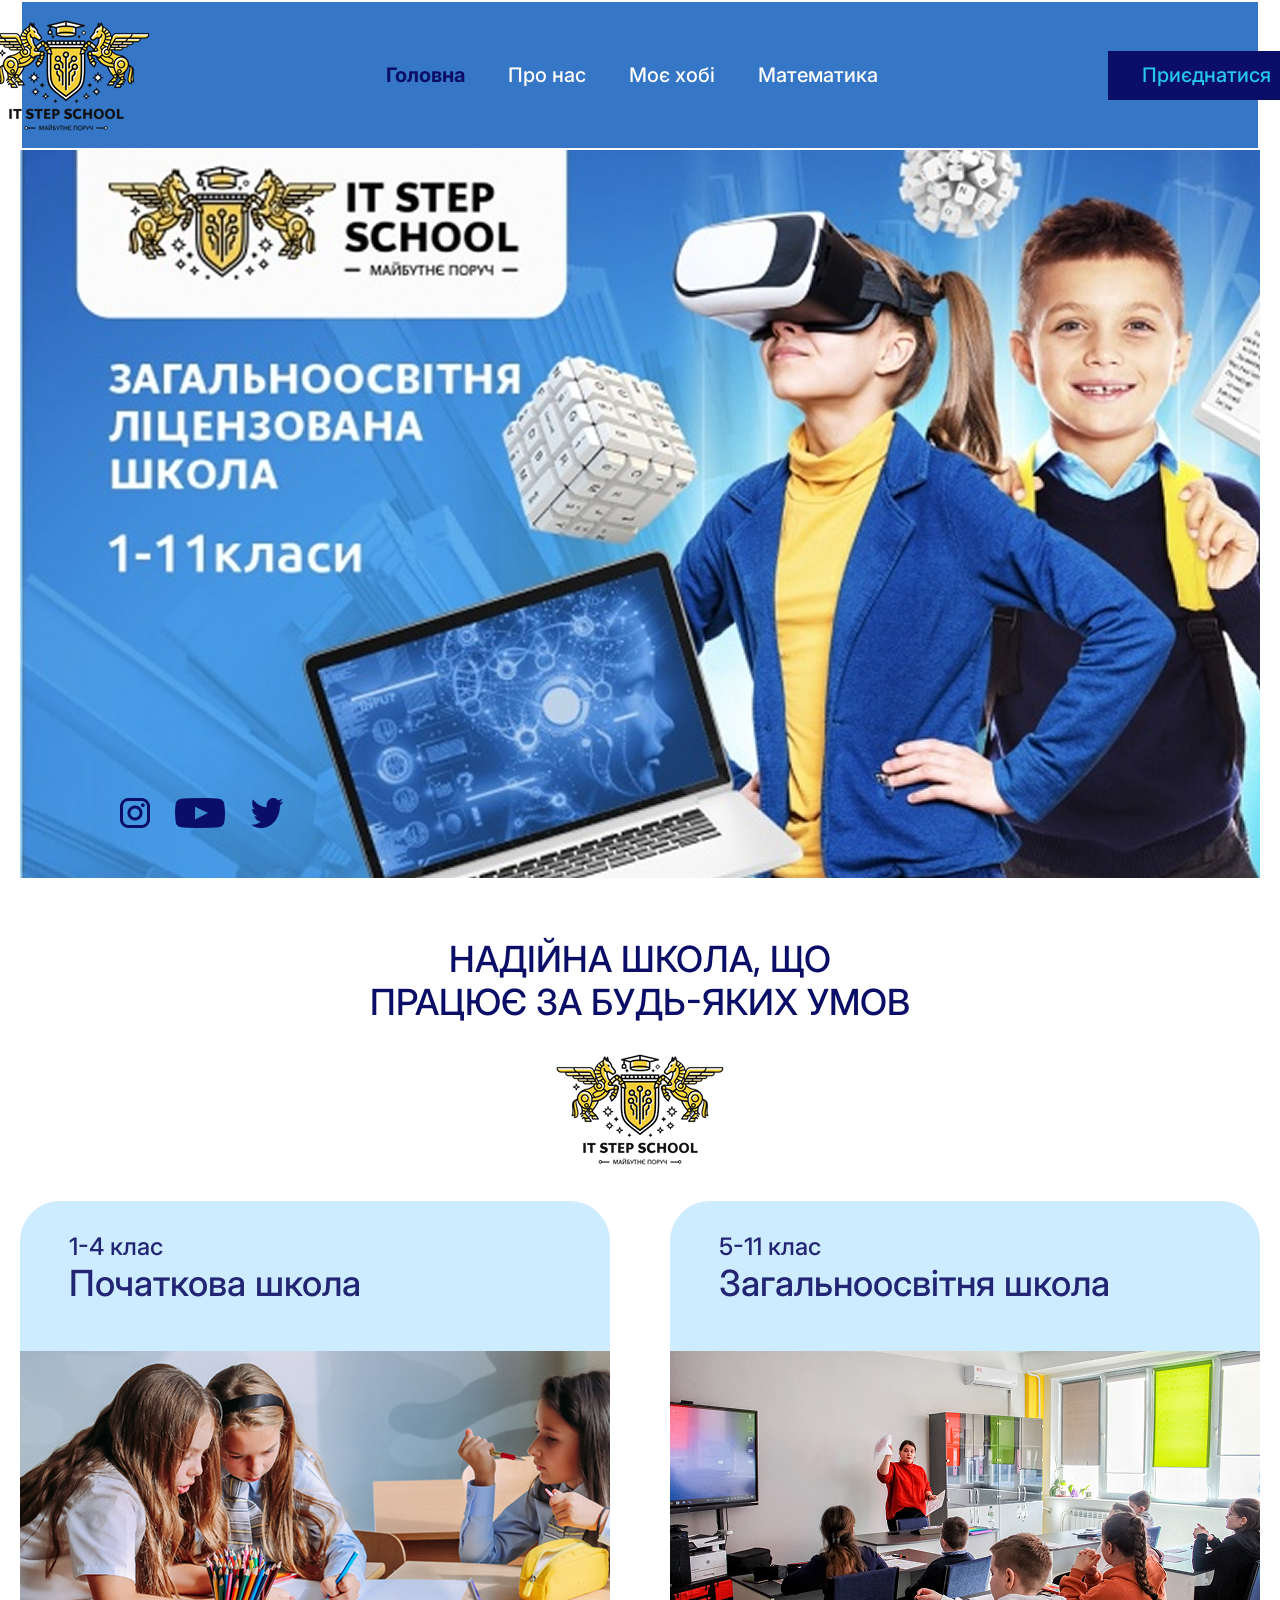
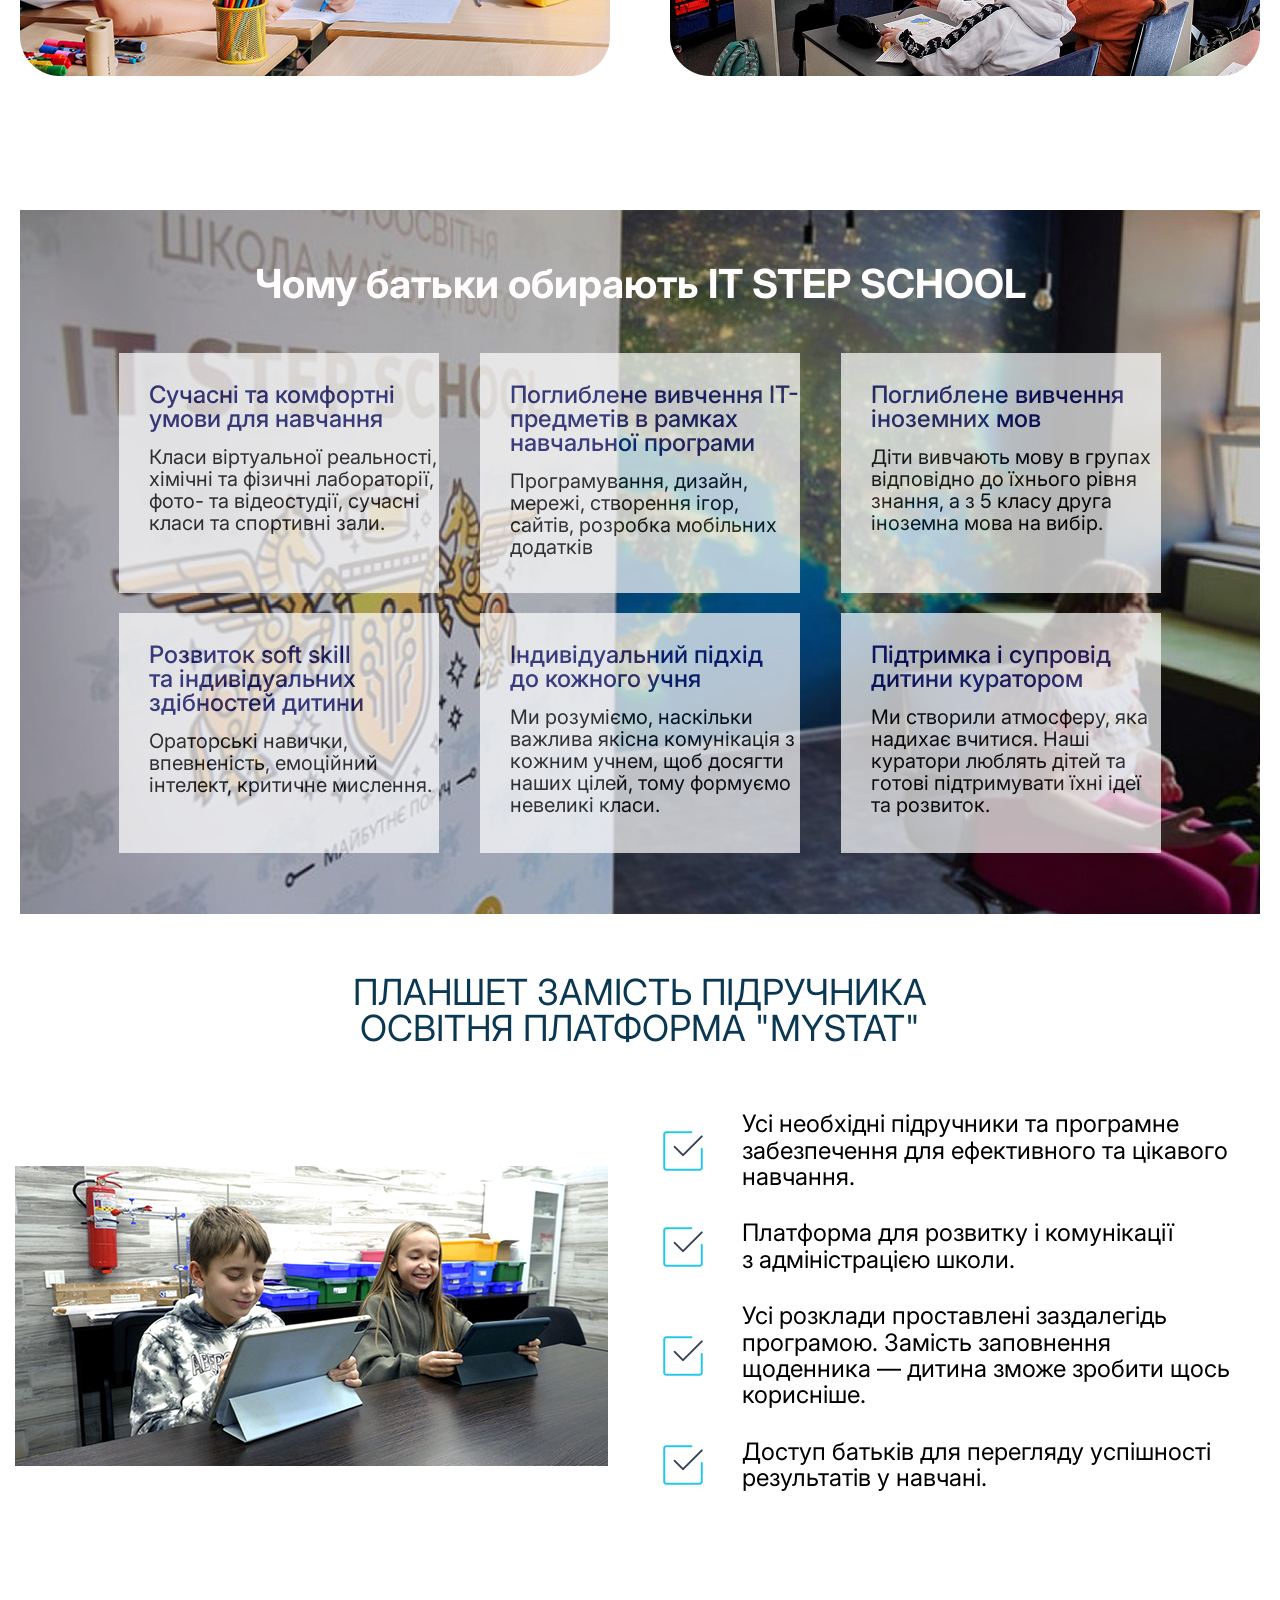
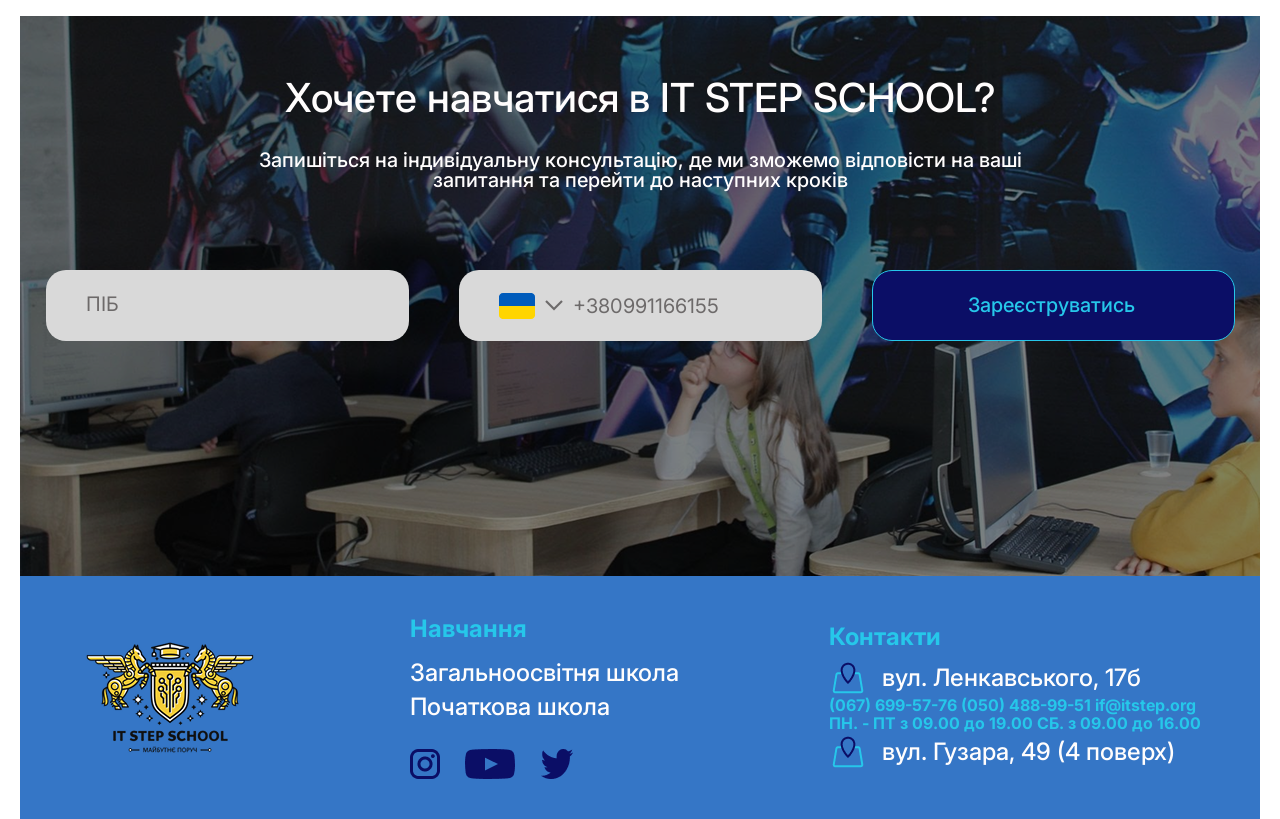
<file: index.html>
<!DOCTYPE html>
<html lang="en">

<head>
    <meta charset="UTF-8">
    <meta name="viewport" content="width=
    , initial-scale=1.0">
    <title>ITSTEP</title>
    <link rel="stylesheet" href="./style.css">
    <link rel="icon" href="./images/images.png">
</head>

<body>
    <header>
        <div class="container">
            <div class="header-wrap flex">
                <div class="header-logo">
                    <img src="./images/лого школи 1.png" alt="header-logo">
                </div>
                <div>
                    <nav>
                        <ul class="header-menu flex">
                            <li class="header-item"><a href="#" class="header-link">Головна</a></li>
                            <li class="header-item"><a href="index1.html" class="header-link">Про нас</a></li>
                            <li class="header-item"><a href="index3.html" class="header-link">Моє хобі</a></li>
                            <li class="header-item"><a href="index2.html" class="header-link">Математика</a></li>
                        </ul>
                    </nav>
                </div>
                <div>
                    <button class="header-btn">Приєднатися</button>
                </div>
            </div>
        </div>
    </header>
    <main>
        <section>
            <div class="container">
                <div class="sec1-wrap">
                    <div class="social flex">
                        <img src="./images/inst 1 (1).png" alt="inst">
                        <img src="./images/youtube 1 (1).png" alt="youtube">
                        <img src="./images/twitter 1 (1).png" alt="twit">
                    </div>
                </div>
            </div>

        </section>
        <section>
            <div class="container">
                <div class="sec2-wrap flex">
                    <h2>Надійна школа, що <br>працює за будь-яких умов</h2>
                    <img src="./images/лого школи 1.png" alt="logo">
                </div>
            </div>
        </section>
        <section>
            <div class="container">
                <div class="sec3-wrap flex">
                    <div>
                        <div class="sec3-text">
                            <h4>1-4 клас</h4>
                            <h2>Початкова школа</h2>
                        </div>
                        <img src="./images/image(3).png" alt="img">

                    </div>
                    <div>
                        <div class="sec3-text">
                            <h4>5-11 клас</h4>
                            <h2>Загальноосвітня школа</h2>
                        </div>
                        <img src="./images/word-image-23.png" alt="img">
                    </div>
                </div>
            </div>
        </section>
        <section>
            <div class="container">
                <div class="sec4-wrap">
                    <h2>Чому батьки обирають IT STEP SCHOOL</h2>
                    <div class="sec4-grid">
                        <div class="card">
                            <h4>Сучасні та комфортні умови для навчання</h4>
                            <p>Класи віртуальної реальності, хімічні та фізичні лабораторії, фото- та відеостудії,
                                сучасні класи та спортивні зали.</p>
                        </div>
                        <div class="card">
                            <h4>Поглиблене вивчення ІТ-предметів в рамках навчальної програми</h4>
                            <p>Програмування, дизайн, мережі, створення ігор, сайтів, розробка мобільних додатків</p>
                        </div>
                        <div class="card">
                            <h4>Поглиблене вивчення іноземних мов</h4>
                            <p>Діти вивчають мову в групах відповідно до їхнього рівня знання, а з 5 класу друга
                                іноземна мова на вибір.</p>
                        </div>
                        <div class="card">
                            <h4>Розвиток soft skill та індивідуальних здібностей дитини
                            </h4>
                            <p>Ораторські навички, впевненість, емоційний інтелект, критичне мислення.</p>
                        </div>
                        <div class="card">
                            <h4>Індивідуальний підхід до кожного учня
                            </h4>
                            <p>Ми розуміємо, наскільки важлива якісна комунікація з кожним учнем, щоб досягти наших
                                цілей, тому формуємо невеликі класи.</p>
                        </div>
                        <div class="card">
                            <h4>Підтримка і супровід дитини куратором</h4>
                            <p>Ми створили атмосферу, яка надихає вчитися. Наші куратори люблять дітей та готові
                                підтримувати їхні ідеї та розвиток.</p>
                        </div>

                    </div>
                </div>
            </div>
        </section>
        <section>
            <div class="container">
                <div class="sec5-wrap">
                    <h2>Планшет замість підручника <br> Освітня платформа "MyStat"</h2>
                    <div class="sec5-content flex">
                        <img src="./images/mystat.png" alt="mystat">
                        <div class="sec5-info">
                            <div class="flex ">
                                <img src="./images/Group 57.png" alt="group">
                                <p>Усі необхідні підручники та програмне забезпечення для ефективного та цікавого
                                    навчання.</p>
                            </div>
                            <div class="flex">
                                <img src="./images/Group 57.png" alt="group">
                                <p>Платформа для розвитку і комунікації з адміністрацією школи.</p>
                            </div>
                            <div class="flex">
                                <img src="./images/Group 57.png" alt="group">
                                <p>Усі розклади проставлені заздалегідь програмою. Замість заповнення щоденника — дитина
                                    зможе зробити щось корисніше.</p>
                            </div>
                            <div class="flex">
                                <img src="./images/Group 57.png" alt="group">
                                <p>Доступ батьків для перегляду успішності результатів у навчані.
                                </p>
                            </div>
                        </div>
                    </div>
                </div>
            </div>
        </section>
        <section>
            <div class="container">
                <div class="sec6-wrap">
                    <h2>Хочете навчатися в IT STEP SCHOOL?</h2>
                    <p class="sec6-text">Запишіться на індивідуальну консультацію, де ми зможемо відповісти на ваші
                        <br>запитання та перейти
                        до наступних кроків
                    </p>
                    <div class="sec6-input flex">
                        <div class="sec6-input-div">
                            <p>ПІБ</p>
                        </div>
                        <div class="sec6-input-div">
                            <img src="./images/Group 61.png" alt="prapor">
                            <img src="./images/Vector 1.png" alt="vector">
                            <p>+380991166155</p>
                        </div>
                        <div class="sec6-input-div">
                            <p>Зареєструватись</p>
                        </div>
                    </div>
                </div>
            </div>
        </section>
    </main>
    <footer>
        <div class="container">
            <div class="footer-wrap flex">
                <div class="footer-logo">
                    <img src="./images/лого школи 1.png" alt="footer-logo">
                </div>
                <div class="footer-text">
                    <h4>Навчання</h4>
                    <p>Загальноосвітня школа</p>
                    <p>Початкова школа</p>
                    <div class="footer-social flex">
                        <img src="./images/inst 1 (1).png" alt="inst">
                        <img src="./images/youtube 1 (1).png" alt="youtube">
                        <img src="./images/twitter 1 (1).png" alt="twit">
                    </div>
                </div>
                <div class="footer-contact">
                    <h4>Контакти</h4>
                    <div class="footer-adress flex">
                        <img src="./images/Group 72.png" alt="contact">
                        <p>вул. Ленкавського, 17б</p>
                    </div>
                    <span>(067) 699-57-76  (050) 488-99-51 if@itstep.org <br>
                        ПН. - ПТ з 09.00 до 19.00 СБ. з 09.00 до 16.00</span>
                    <div class="footer-adress flex">
                        <img src="./images/Group 72.png" alt=" contact">
                        <p>вул. Гузара, 49 (4 поверх)</p>
                    </div>
                </div>
            </div>
        </div>
    </footer>
    <script src="./index.js"></script>
</body>

</html>
</file>
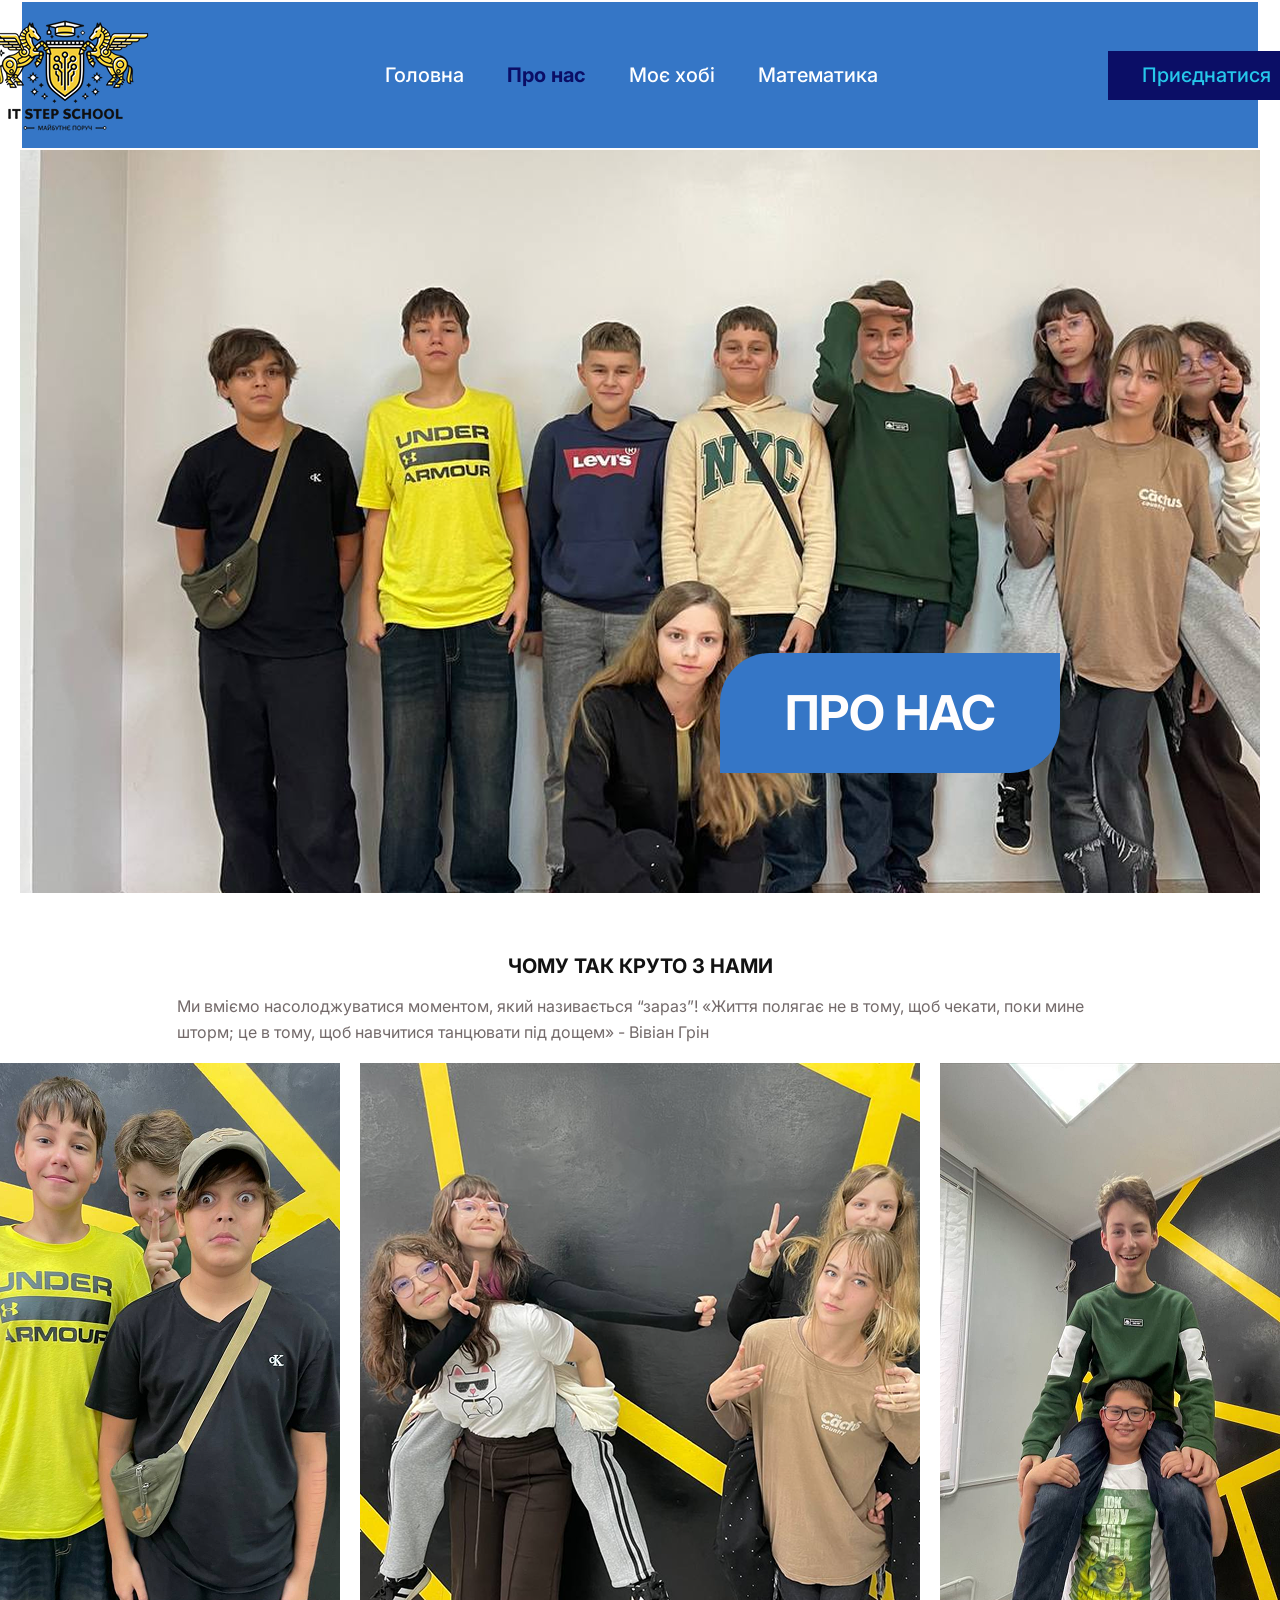
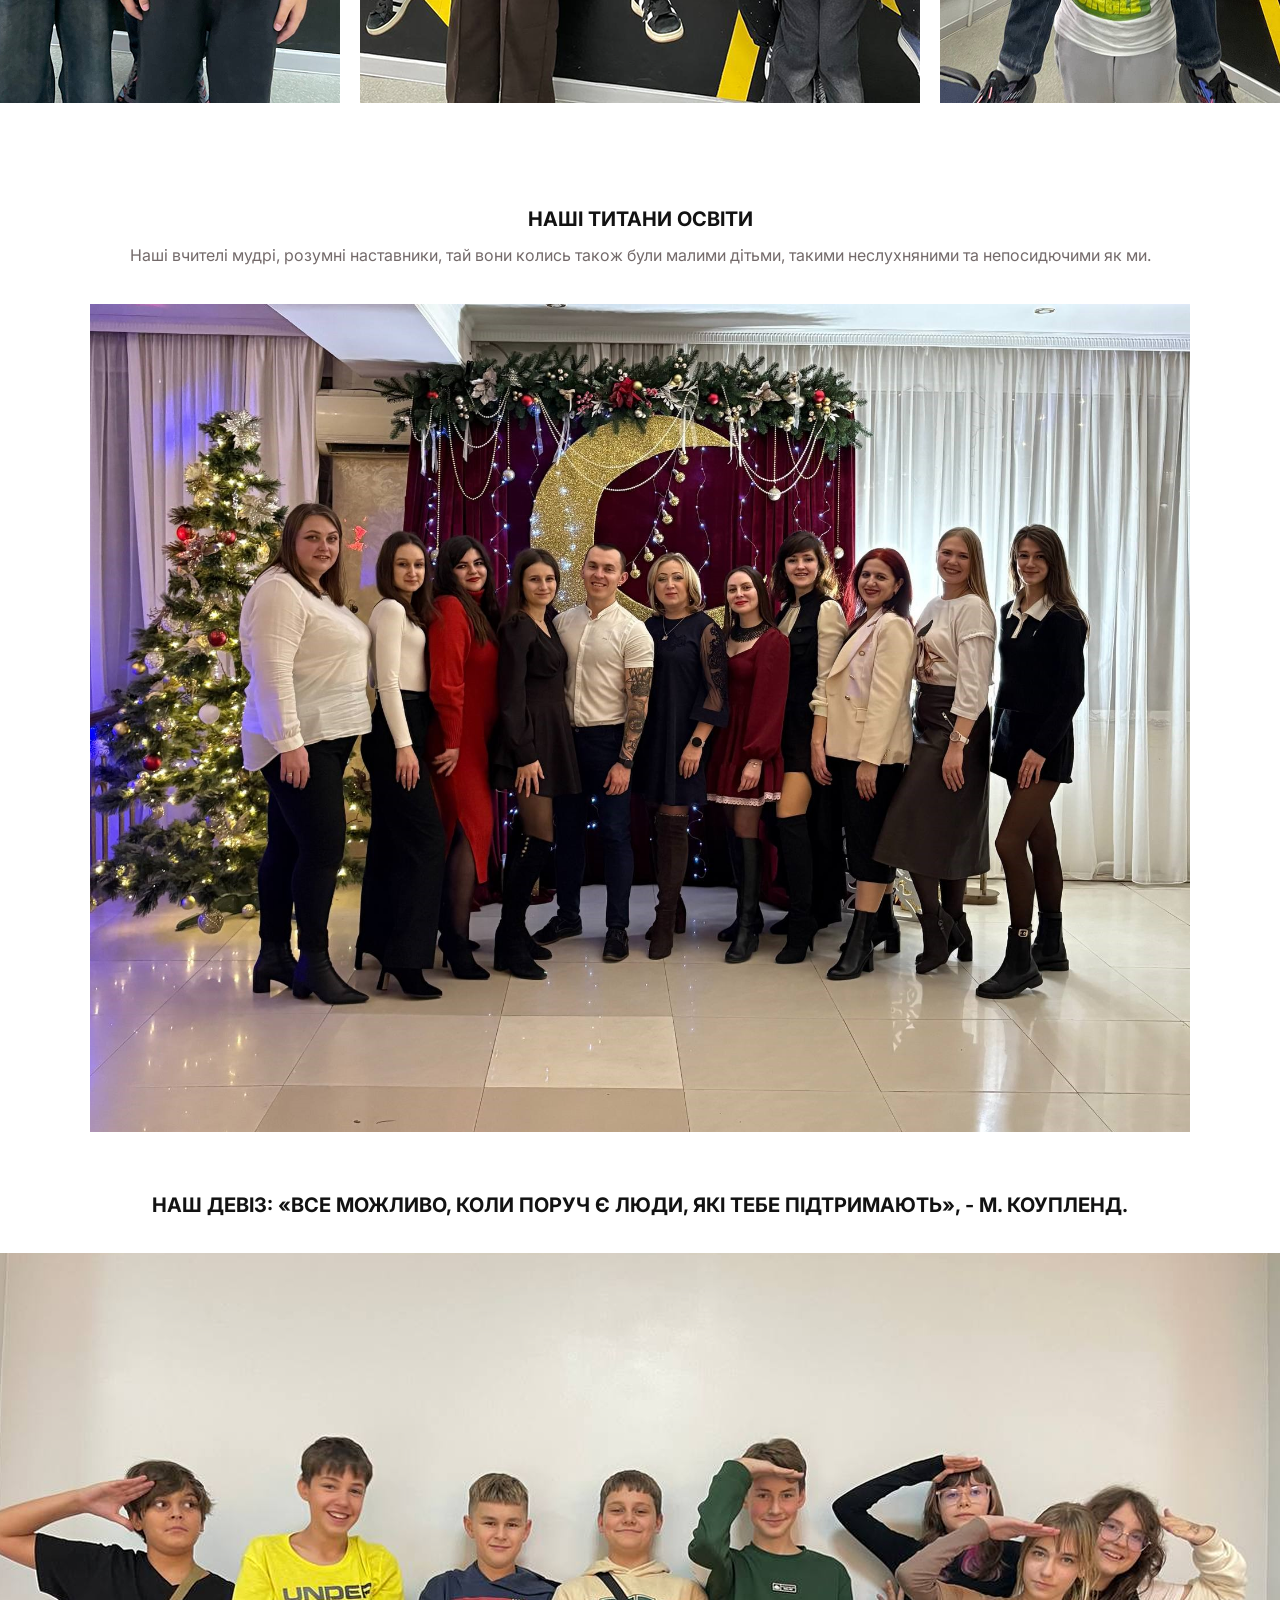
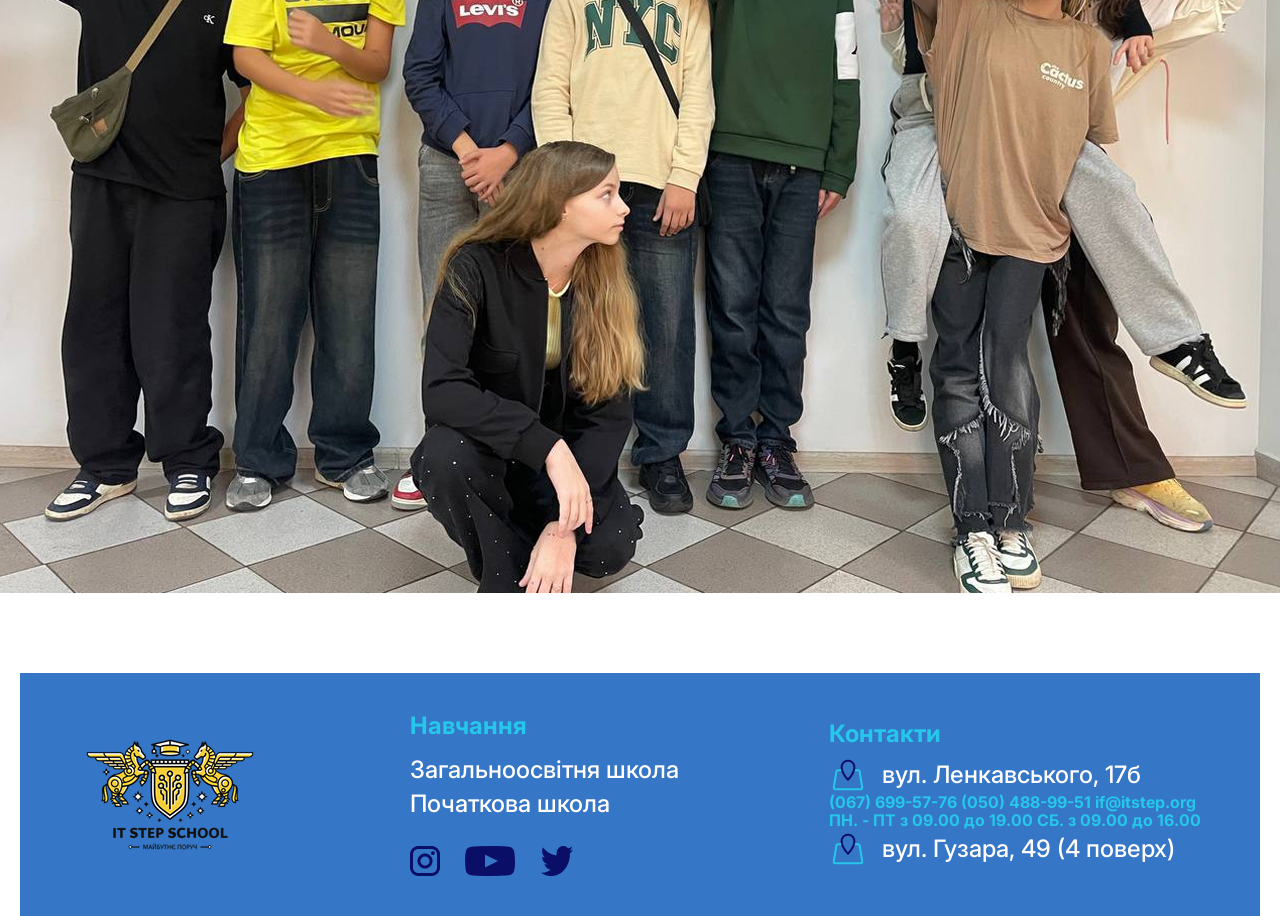
<file: index1.html>
<!DOCTYPE html>
<html lang="en">

<head>
    <meta charset="UTF-8">
    <meta name="viewport" content="width=device-width, initial-scale=1.0">
    <title>ITSTEP</title>
    <link rel="stylesheet" href="./style1.css">
</head>

<body>
    <header>
        <div class="container">
            <div class="header-wrap flex">
                <div class="header-logo">
                    <img src="./images/лого школи 1.png" alt="header-logo">
                </div>
                <div>
                    <nav>
                        <ul class="header-menu flex">
                            <li class="header-item"><a href="index.html" class="header-link">Головна</a></li>
                            <li class="header-item"><a href="#" class="header-link">Про нас</a></li>
                            <li class="header-item"><a href="index3.html" class="header-link">Моє хобі</a></li>

                            <li class="header-item"><a href="index2.html" class="header-link">Математика</a></li>
                        </ul>
                    </nav>
                </div>
                <div>
                    <button class="header-btn">Приєднатися</button>
                </div>
            </div>
        </div>
    </header>
    <main>
        <section>
            <div class="container">
                <div class="sec1-wrap">
                    <button class="sec1-btn">Про нас</button>
                </div>
            </div>
        </section>
        <section>
            <div class="container">
                <div class="sec2-wrap flex">
                    <h2>Чому так круто з нами</h2>
                    <p>Ми вміємо насолоджуватися моментом, який називається “зараз”! «Життя полягає не в тому, щоб
                        чекати, поки мине шторм; це в тому, щоб навчитися танцювати під дощем» - Вівіан Грін</p>
                    <div class="sec2-photo flex">
                        <img src="./images/photo_2024-11-26_20-44-37.png" alt="photo1">
                        <img src="./images/photo_2024-11-26_20-44-37 (1).png" alt="photo2">
                        <img src="./images/photo_2024-11-26_20-44-37 (2).png" alt="photo3">
                    </div>
                </div>
            </div>
        </section>
        <section>
            <div class="container">
                <div class="sec3-wrap flex">
                    <h2>НАШі титани освіти</h2>
                    <p>Наші вчителі мудрі, розумні наставники, тай вони колись також були малими дітьми, такими
                        неслухняними та непосидючими як ми.</p>
                    <img src="./images/teachers.jpg" alt="teacher" width="1100px">
                </div>
            </div>
        </section>
        <section>
            <div class="container">
                <div class="sec4-wrap flex">
                    <h2>Наш девіз: «Все можливо, коли поруч є люди, які тебе підтримають», - М. Коупленд.</h2>
                    <img src="./images/photo_2024-11-26_20-45-03.png" alt="class">
                </div>
            </div>
        </section>
    </main>
    <footer>
        <div class="container">
            <div class="footer-wrap flex">
                <div class="footer-logo">
                    <img src="./images/лого школи 1.png" alt="footer-logo">
                </div>
                <div class="footer-text">
                    <h4>Навчання</h4>
                    <p>Загальноосвітня школа</p>
                    <p>Початкова школа</p>
                    <div class="footer-social flex">
                        <img src="./images/inst 1 (1).png" alt="inst">
                        <img src="./images/youtube 1 (1).png" alt="youtube">
                        <img src="./images/twitter 1 (1).png" alt="twit">
                    </div>
                </div>
                <div class="footer-contact">
                    <h4>Контакти</h4>
                    <div class="footer-adress flex">
                        <img src="./images/Group 72.png" alt="contact">
                        <p>вул. Ленкавського, 17б</p>
                    </div>
                    <span>(067) 699-57-76  (050) 488-99-51 if@itstep.org <br>
                        ПН. - ПТ з 09.00 до 19.00 СБ. з 09.00 до 16.00</span>
                    <div class="footer-adress flex">
                        <img src="./images/Group 72.png" alt=" contact">
                        <p>вул. Гузара, 49 (4 поверх)</p>
                    </div>
                </div>
            </div>
        </div>
    </footer>
</body>

</html>
</file>
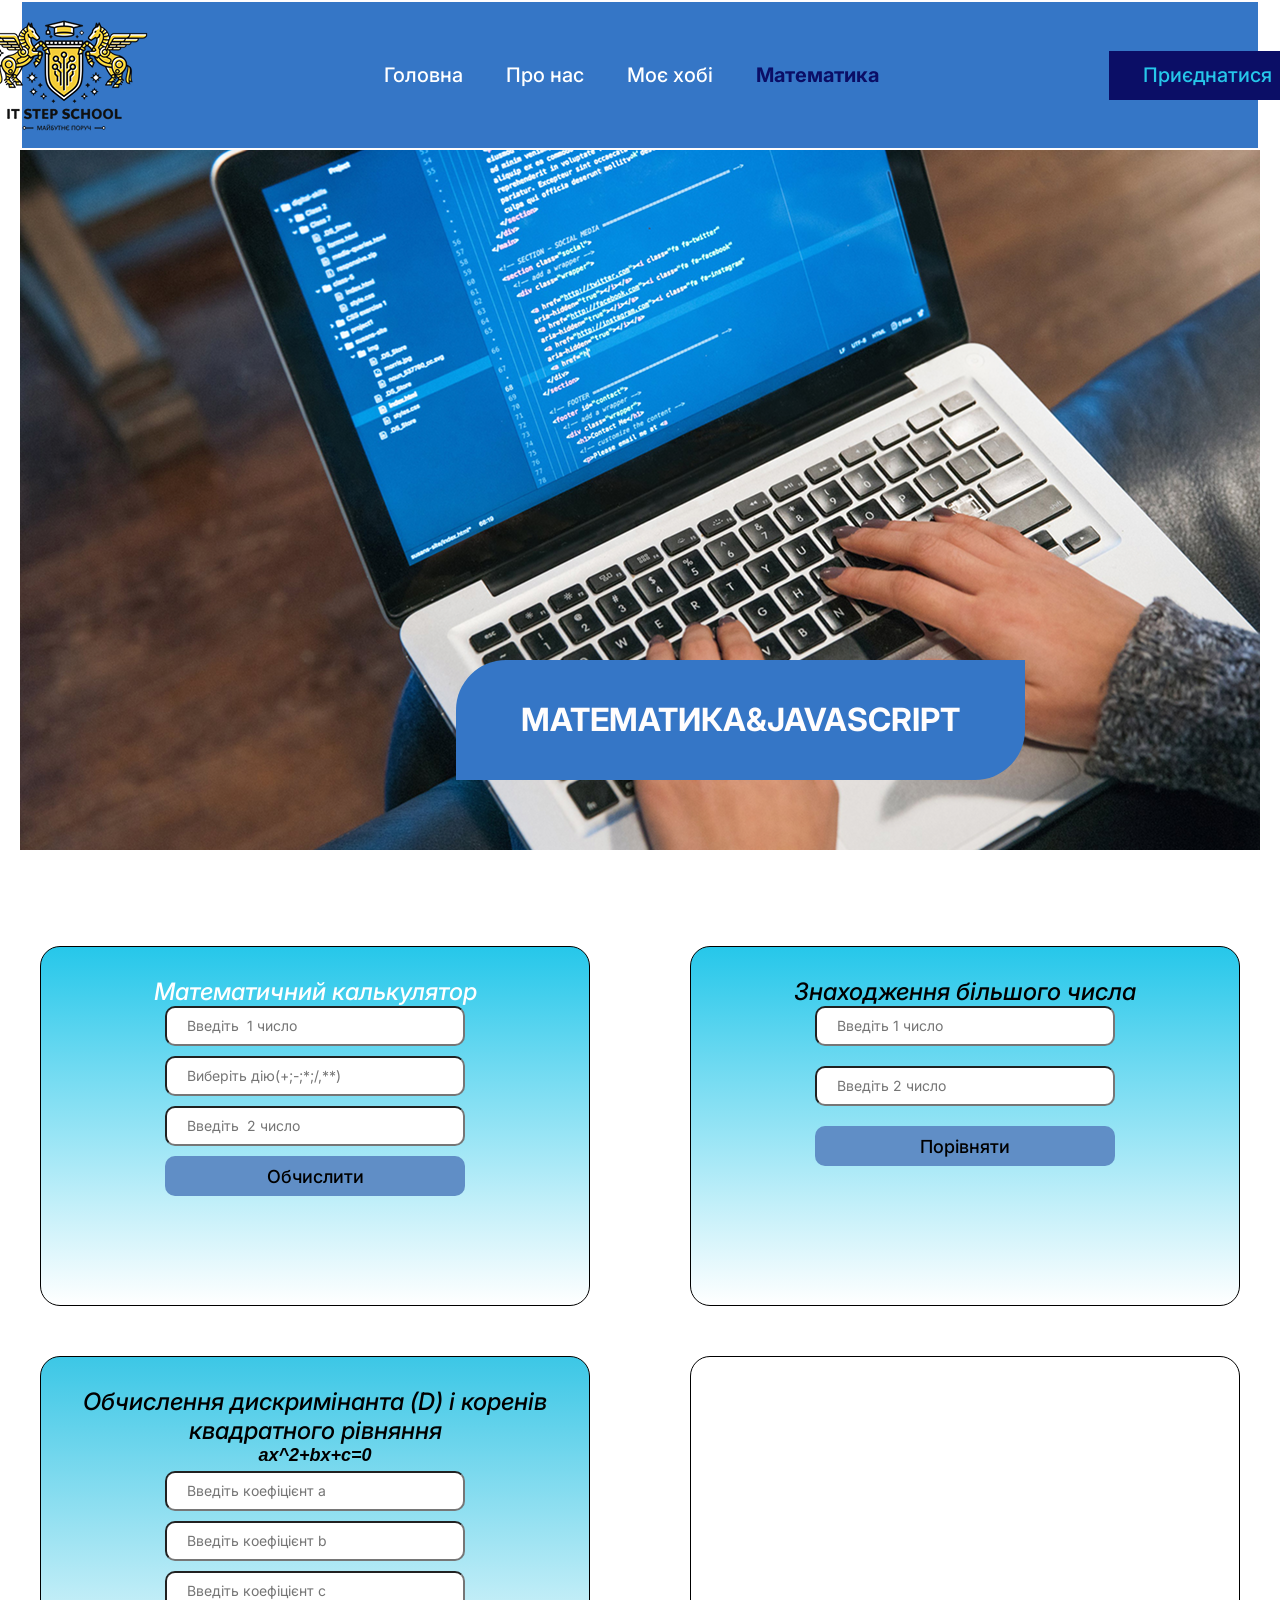
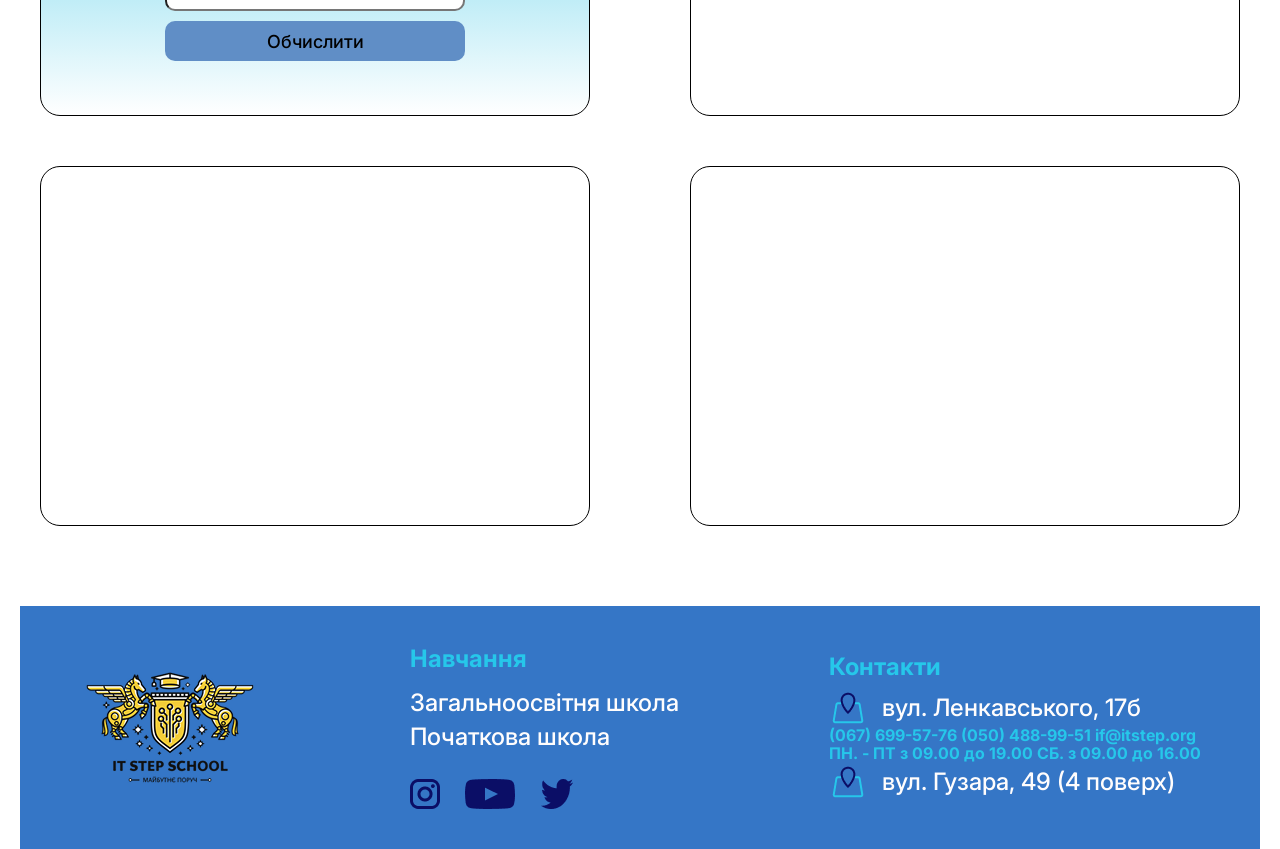
<file: index2.html>
<!DOCTYPE html>
<html lang="en">

<head>
    <meta charset="UTF-8">
    <meta name="viewport" content="width=device-width, initial-scale=1.0">
    <title>ITSTEP</title>
    <link rel="stylesheet" href="./style2.css">
</head>

<body>
    <header>
        <div class="container">
            <div class="header-wrap flex">
                <div class="header-logo">
                    <img src="./images/лого школи 1.png" alt="header-logo">
                </div>
                <div>
                    <nav>
                        <ul class="header-menu flex">
                            <li class="header-item"><a href="index.html" class="header-link">Головна</a></li>
                            <li class="header-item"><a href="index1.html" class="header-link">Про нас</a></li>
                            <li class="header-item"><a href="index3.html" class="header-link">Моє хобі</a></li>
                            <li class="header-item"><a href="#" class="header-link">Математика</a></li>
                        </ul>
                    </nav>
                </div>
                <div>
                    <button class="header-btn">Приєднатися</button>
                </div>
            </div>
        </div>
    </header>
    <main>
        <section>
            <div class="container">
                <div class="sec1-wrap">
                     <button class="sec1-btn">математика&JavaScript</button>
                </div>
            </div>
        </section>
        <section>
            <div class="container">
                <div class="sec2-wrap">
                    <div class="card">
                        <h3>Математичний калькулятор</h3>
                        <input type="number" placeholder="Введіть  1 число" id="num1">
                        <input type="text" placeholder="Виберіть дію(+;-;*;/,**)" id="op">
                        <input type="number" placeholder="Введіть  2 число" id="num2">
                        <button id="btn" onclick="">Обчислити</button>
                        <p id="result"></p>
                    </div>
                    <div class="card">
                        <h3>Знаходження більшого числа</h3>
                        <input type="text" id="input1" placeholder="Введіть 1 число ">
                        <input type="text" id="input2" placeholder="Введіть 2 число ">
                        <button id="btn1">Порівняти</button>
                        <p id="result1"></p>
                    </div>
                    <div class="card">
                        <h3>Обчислення дискримінанта (D) і коренів квадратного рівняння</h3>
                        <h4>ax^2+bx+c=0</h4>
                        <input type="text" id="a" placeholder="Введіть коефіцієнт a">
                        <input type="text" id="b" placeholder="Введіть коефіцієнт b">
                        <input type="text" id="c" placeholder="Введіть коефіцієнт c">
                        <button onclick="submit()">Обчислити</button>
                        <p id="result2"></p>

                    </div>
                    <div class="card"></div>
                    <div class="card"></div>
                    <div class="card"></div>
                </div>
            </div>
        </section>
    </main>
    <footer>
        <div class="container">
            <div class="footer-wrap flex">
                <div class="footer-logo">
                    <img src="./images/лого школи 1.png" alt="footer-logo">
                </div>
                <div class="footer-text">
                    <h4>Навчання</h4>
                    <p>Загальноосвітня школа</p>
                    <p>Початкова школа</p>
                    <div class="footer-social flex">
                        <img src="./images/inst 1 (1).png" alt="inst">
                        <img src="./images/youtube 1 (1).png" alt="youtube">
                        <img src="./images/twitter 1 (1).png" alt="twit">
                    </div>
                </div>
                <div class="footer-contact">
                    <h4>Контакти</h4>
                    <div class="footer-adress flex">
                        <img src="./images/Group 72.png" alt="contact">
                        <p>вул. Ленкавського, 17б</p>
                    </div>
                    <span>(067) 699-57-76  (050) 488-99-51 if@itstep.org <br>
                        ПН. - ПТ з 09.00 до 19.00 СБ. з 09.00 до 16.00</span>
                    <div class="footer-adress flex">
                        <img src="./images/Group 72.png" alt=" contact">
                        <p>вул. Гузара, 49 (4 поверх)</p>
                    </div>
                </div>
            </div>
        </div>
    </footer>
    <script src="./index.js"></script>
</body>

</html>
</file>
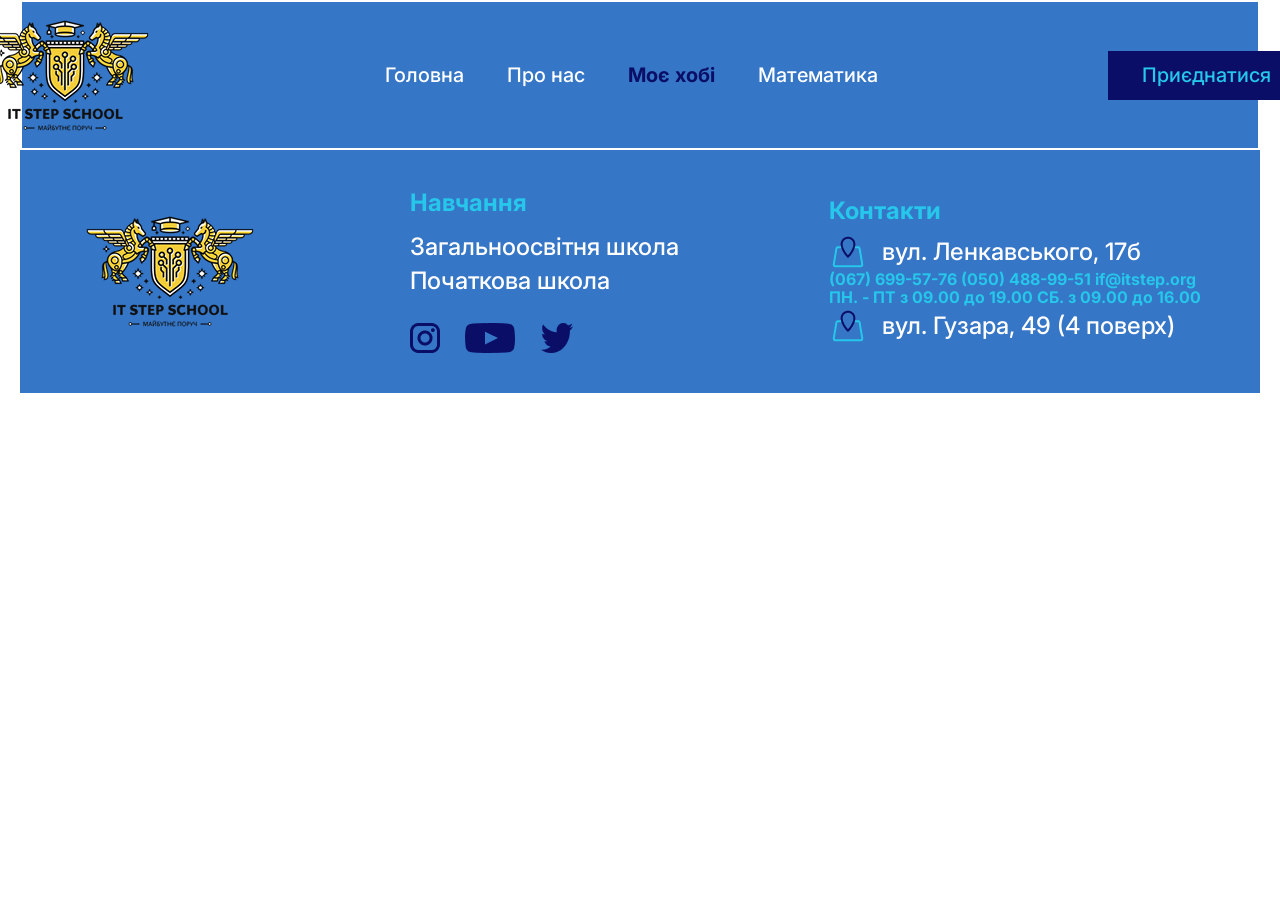
<file: index3.html>
<!DOCTYPE html>
<html lang="en">
<head>
    <meta charset="UTF-8">
    <meta name="viewport" content="width=device-width, initial-scale=1.0">
    <title>ITSTEP</title>
    <link rel="stylesheet" href="./style3.css">

</head>
<body>
    <header>
        <div class="container">
            <div class="header-wrap flex">
                <div class="header-logo">
                    <img src="./images/лого школи 1.png" alt="header-logo">
                </div>
                <div>
                    <nav>
                        <ul class="header-menu flex">
                            <li class="header-item"><a href="index.html" class="header-link">Головна</a></li>
                            <li class="header-item"><a href="index1.html" class="header-link">Про нас</a></li>
                            <li class="header-item"><a href="#" class="header-link">Моє хобі</a></li>
                            <li class="header-item"><a href="index2.html" class="header-link">Математика</a></li>
                        </ul>
                    </nav>
                </div>
                <div>
                    <button class="header-btn">Приєднатися</button>
                </div>
            </div>
        </div>
    </header>
    <main>
        <section>
            <div class="container">
                <div class="sec1-wrap">
                    
                </div>
            </div>
        </section>
    </main>
    <footer>
        <div class="container">
            <div class="footer-wrap flex">
                <div class="footer-logo">
                    <img src="./images/лого школи 1.png" alt="footer-logo">
                </div>
                <div class="footer-text">
                    <h4>Навчання</h4>
                    <p>Загальноосвітня школа</p>
                    <p>Початкова школа</p>
                    <div class="footer-social flex">
                        <img src="./images/inst 1 (1).png" alt="inst">
                        <img src="./images/youtube 1 (1).png" alt="youtube">
                        <img src="./images/twitter 1 (1).png" alt="twit">
                    </div>
                </div>
                <div class="footer-contact">
                    <h4>Контакти</h4>
                    <div class="footer-adress flex">
                        <img src="./images/Group 72.png" alt="contact">
                        <p>вул. Ленкавського, 17б</p>
                    </div>
                    <span>(067) 699-57-76  (050) 488-99-51 if@itstep.org <br>
                        ПН. - ПТ з 09.00 до 19.00 СБ. з 09.00 до 16.00</span>
                    <div class="footer-adress flex">
                        <img src="./images/Group 72.png" alt=" contact">
                        <p>вул. Гузара, 49 (4 поверх)</p>
                    </div>
                </div>
            </div>
        </div>
    </footer>
</body>
</html>
</file>
<file: style.css>
@import url('https://fonts.googleapis.com/css2?family=Inter:ital,opsz,wght@0,14..32,100..900;1,14..32,100..900&display=swap');

* {
    margin: 0;
    padding: 0;
    box-sizing: border-box;
}

.container {
    max-width: 1440px;
    width: 100%;
    padding: 0 20px;
    margin: 0 auto;
}

.flex {
    display: flex;
}

:root {
    --main-color: #0B0E66;
}

ul {
    list-style: none;
}

a {
    text-decoration: none;
}

/*---------------------------- header------------------------------ */
.header-wrap {
    height: 150px;
    background-color: #3576C6;
    border: 2px solid #FFFDFD;
    justify-content: center;
    align-items: center;
    gap: 230px;
}

.header-menu {
    gap: 43px;

    a {
        font-family: "Inter", sans-serif;
        font-weight: 500;
        font-size: 20px;
        line-height: 120%;
        color: white;
        white-space: nowrap;
    }
}

.header-item:nth-child(1) a {
    font-weight: 700;
    color: var(--main-color);
}

.header-btn {
    width: 197px;
    height: 49px;
    border: none;
    background-color: var(--main-color);
    font-family: "Inter", sans-serif;
    font-weight: 500;
    font-size: 20px;
    line-height: 120%;
    color: #26C7EA;
}
.header-btn:hover{
    color: #e8f3f5;
    background-color:rgb(36, 36, 126) ;
    cursor: pointer;
}
/*----------------------------- sec1------------------------- */
.sec1-wrap {
    position: relative;

    height: 728px;
    background-image: url(./images/Group\ 48\ 1\ \(1\).png);
}

.social {
    gap: 25px;
    position: absolute;
    bottom: 50px;
    left: 100px;
}

/*------------------------------------- sec2----------------- */
.sec2-wrap {
    flex-direction: column;
    align-items: center;
    justify-content: center;
    margin-top: 60px;

    h2 {
        font-family: "Inter", sans-serif;
        font-weight: 500;
        font-size: 36px;
        line-height: 120%;
        color: var(--main-color);
        text-transform: uppercase;
        width: 559px;
        text-align: center;
        margin-bottom: 20px;
    }
}

/*------------------------------------- sec3------------- */
.sec3-wrap {
    justify-content: center;
    margin-top: 30px;
    gap: 60px;
}

.sec3-text {
    background-color: #C8EAFF;
    height: 150px;
    border-top-left-radius: 40px;
    border-top-right-radius: 40px;
    opacity: 0.9;
    padding-left: 49px;
    padding-top: 32px;

    h4 {
        font-family: "Inter", sans-serif;
        font-weight: 500;
        font-size: 24px;
        line-height: 120%;
        color: var(--main-color);
    }

    h2 {
        font-family: "Inter", sans-serif;
        font-weight: 500;
        font-size: 36px;
        line-height: 120%;
        color: var(--main-color);
    }
}

/* -----------------------------sec4 ---------------------------*/
.sec4-wrap {
    margin-top: 130px;
    height: 704px;
    background-image: url(./images/Rectangle\ 20\ \(1\).png);

    h2 {
        font-family: "Inter", sans-serif;
        font-weight: 700;
        font-size: 40px;
        line-height: 120%;
        color: #FFFDFD;
        text-align: center;
        padding-top: 50px;
    }

}

.sec4-grid {
    display: grid;
    grid-template-columns: repeat(3, 320px);
    grid-template-rows: repeat(2, 240px);
    column-gap: 41px;
    row-gap: 20px;
    justify-content: center;
    margin-top: 45px;
}

.card {
    background-color: white;
    opacity: 0.7;

    h4 {
        font-family: "Inter", sans-serif;
        font-weight: 500;
        font-size: 24px;
        line-height: 100%;
        color: var(--main-color);
        padding-top: 30px;
        padding-left: 30px;
    }

    p {
        font-family: "Inter", sans-serif;
        font-weight: 400;
        font-size: 20px;
        line-height: 110%;
        color: black;
        padding-top: 15px;
        padding-left: 30px;
    }
}

/*------------------------------- sec5 ----------------------*/
.sec5-wrap {
    margin-top: 60px;

    h2 {
        font-family: "Inter", sans-serif;
        font-weight: 400;
        font-size: 36px;
        line-height: 100%;
        text-transform: uppercase;
        color: #0A3853;
        text-align: center;
        margin-bottom: 70px;
    }
}

.sec5-content {
    gap: 50px;
    height: 400px;
    align-items: center;
    justify-content: center;
}

.sec5-info {
    div {
        align-items: center;
        gap: 34px;
        margin-bottom: 30px;
    }

    p {
        font-family: "Inter", sans-serif;
        font-weight: 400;
        font-size: 24px;
        line-height: 110%;
        color: black;
        width: 524px;
    }
}

/*------------------------------- sec6 ----------------------*/
.sec6-wrap {
    height: 560px;
    background-image: url(./images/Rectangle\ 12.png);
    margin-top: 100px;

    h2 {
        font-family: "Inter", sans-serif;
        font-weight: 500;
        font-size: 40px;
        line-height: 110%;
        text-align: center;
        padding-top: 60px;
        color: #FFFDFD;
    }
}

.sec6-text {
    padding-top: 30px;
    text-align: center;
    font-family: "Inter", sans-serif;
    font-weight: 500;
    font-size: 20px;
    line-height: 100%;
    color: #FFFDFD;

}

.sec6-input {
    justify-content: center;
    gap: 50px;
    margin-top: 80px;
}

.sec6-input-div:nth-child(1) {
    width: 363px;
    height: 71px;
    border-radius: 20px;
    background-color: #D9D9D9;

    p {
        font-family: "Inter", sans-serif;
        font-weight: 400;
        font-size: 20px;
        line-height: 100%;
        color: #6D6A6A;
        padding-top: 24px;
        padding-left: 40px;
    }
}

.sec6-input-div:nth-child(2) {
    width: 363px;
    height: 71px;
    border-radius: 20px;
    background-color: #D9D9D9;
    display: flex;
    align-items: center;
    gap: 10px;
    padding-left: 40px;

    p {
        font-family: "Inter", sans-serif;
        font-weight: 400;
        font-size: 20px;
        line-height: 100%;
        color: #6D6A6A;
    }
}

.sec6-input-div:nth-child(3) {
    width: 363px;
    height: 71px;
    background-color: var(--main-color);
    border-radius: 20px;
    border: 1px solid #26C7EA;

    p {
        font-family: "Inter", sans-serif;
        font-weight: 500;
        font-size: 20px;
        line-height: 100%;
        padding: 24px 95px;
        color: #26C7EA;
    }
}

/* -------------------footer-------------------------------- */
.footer-wrap {
    justify-content: center;
    gap: 150px;
    background-color: #3576C6;
    height: 243px;
    align-items: center;
    span{
        font-family: "Inter", sans-serif;
        font-weight: 700;
        font-size: 16px;
        line-height: 100%;
        color: #26C7EA;
    }
}

.footer-text {
    h4 {
        font-family: "Inter", sans-serif;
        font-weight: 700;
        font-size: 24px;
        line-height: 100%;
        color: #26C7EA;
        padding-bottom: 20px;
    }
    p{
        font-family: "Inter", sans-serif;
        font-weight:500;
        font-size: 24px;
        line-height: 100%;
        color: #FFFDFD;
        padding-bottom: 10px;
    }
}
.footer-social{
    align-items: center;
    gap: 25px;
    margin-top: 20px;
}
.footer-contact{
    h4{
        font-family: "Inter", sans-serif;
        font-weight: 700;
        font-size: 24px;
        line-height: 100%;
        color: #26C7EA;
        padding-bottom: 10px;  
    }

}
.footer-adress{
    align-items: center;
    gap: 15px;
    p{
        font-family: "Inter", sans-serif;
        font-weight: 500;
        font-size: 24px;
        line-height: 100%;
        color: #FFFDFD;
    }
  
}
</file>
<file: style1.css>
@import url('https://fonts.googleapis.com/css2?family=Inter:ital,opsz,wght@0,14..32,100..900;1,14..32,100..900&display=swap');

* {
    margin: 0;
    padding: 0;
    box-sizing: border-box;
}

.container {
    max-width: 1440px;
    width: 100%;
    padding: 0 20px;
    margin: 0 auto;
}

.flex {
    display: flex;
}

:root {
    --main-color: #0B0E66;
}

ul {
    list-style: none;
}

a {
    text-decoration: none;
}

/*--------------------------------------- header------------------- */
.header-wrap {
    height: 150px;
    background-color: #3576C6;
    border: 2px solid #FFFDFD;
    justify-content: center;
    align-items: center;
    gap: 230px;
}

.header-menu {
    gap: 43px;

    a {
        font-family: "Inter", sans-serif;
        font-weight: 500;
        font-size: 20px;
        line-height: 120%;
        color: white;
        white-space: nowrap;
    }
}

.header-item:nth-child(2) a {
    font-weight: 700;
    color: var(--main-color);
}

.header-btn {
    width: 197px;
    height: 49px;
    border: none;
    background-color: var(--main-color);
    font-family: "Inter", sans-serif;
    font-weight: 500;
    font-size: 20px;
    line-height: 120%;
    color: #26C7EA;
}

/*---------------------------------------- sec1 -------------------*/
.sec1-wrap {
    position: relative;
    height: 743px;
    background-image: url(./images/photo_2024-11-26_20-44-53.png);
}

.sec1-btn {
    width: 340px;
    height: 120px;
    background-color: #3576C6;
    border: none;
    border-top-left-radius: 50px;
    border-bottom-right-radius: 50px;
    font-family: "Inter", sans-serif;
    font-weight: 700;
    font-size: 48px;
    line-height: 130%;
    text-transform: uppercase;
    color: #FFFDFD;
    position: absolute;
    right: 200px;
    bottom: 120px;
}

/*---------------------------- sec2 ------------------------------*/
.sec2-wrap {
    margin-top: 60px;
    flex-direction: column;
    justify-content: center;
    align-items: center;


    h2 {
        font-family: "Inter", sans-serif;
        font-weight: 700;
        font-size: 20px;
        line-height: 130%;
        color: #121212;
        text-align: center;
        text-transform: uppercase;

    }

    p {
        font-family: "Inter", sans-serif;
        font-weight: 400;
        font-size: 16px;
        line-height: 160%;
        width: 927px;
        height: 52px;
        padding-top: 15px;
        margin-bottom: 32px;
        color: #736A6A;
    }
}

.sec2-photo {
    gap: 20px;
    justify-content: center;
}
/* ------------------------sec3 ------------------*/
.sec3-wrap{
    margin-top: 103px;
    flex-direction: column;
    justify-content: center;
    align-items: center;
    h2{
        font-family: "Inter", sans-serif;
        font-weight: 700;
        font-size: 20px;
        line-height: 130%;
        color: #121212;
        text-transform: uppercase;

    }
    p{
        font-family: "Inter", sans-serif;
        font-weight: 400;
        font-size: 16px;
        line-height: 160%;
        color: #736A6A;
        margin-top: 11px;
        margin-bottom: 35px;
    }
}
/*------------------------ sec4 -----------------*/
.sec4-wrap{
    flex-direction: column;
    justify-content: center;
    align-items: center; 
    margin-top: 60px; 
    h2{
        font-family: "Inter", sans-serif;
        font-weight: 700;
        font-size: 20px;
        line-height: 130%;
        color: #121212;
        text-transform: uppercase;
        margin-bottom: 35px;
    }
}
/* --------------footer---------------------- */
.footer-wrap {
    margin-top: 80px;
    justify-content: center;
    gap: 150px;
    background-color: #3576C6;
    height: 243px;
    align-items: center;
    span{
        font-family: "Inter", sans-serif;
        font-weight: 700;
        font-size: 16px;
        line-height: 100%;
        color: #26C7EA;
    }
}

.footer-text {
    h4 {
        font-family: "Inter", sans-serif;
        font-weight: 700;
        font-size: 24px;
        line-height: 100%;
        color: #26C7EA;
        padding-bottom: 20px;
    }
    p{
        font-family: "Inter", sans-serif;
        font-weight:500;
        font-size: 24px;
        line-height: 100%;
        color: #FFFDFD;
        padding-bottom: 10px;
    }
}
.footer-social{
    align-items: center;
    gap: 25px;
    margin-top: 20px;
}
.footer-contact{
    h4{
        font-family: "Inter", sans-serif;
        font-weight: 700;
        font-size: 24px;
        line-height: 100%;
        color: #26C7EA;
        padding-bottom: 10px;  
    }

}
.footer-adress{
    align-items: center;
    gap: 15px;
    p{
        font-family: "Inter", sans-serif;
        font-weight: 500;
        font-size: 24px;
        line-height: 100%;
        color: #FFFDFD;
    }
  
}
</file>
<file: style2.css>
@import url('https://fonts.googleapis.com/css2?family=Inter:ital,opsz,wght@0,14..32,100..900;1,14..32,100..900&display=swap');

* {
    margin: 0;
    padding: 0;
    box-sizing: border-box;
}

.container {
    max-width: 1440px;
    width: 100%;
    padding: 0 20px;
    margin: 0 auto;
}

.flex {
    display: flex;
}

:root {
    --main-color: #0B0E66;
}

ul {
    list-style: none;
}

a {
    text-decoration: none;
}

/*---------------------------- header------------------------------ */
.header-wrap {
    height: 150px;
    background-color: #3576C6;
    border: 2px solid #FFFDFD;
    justify-content: center;
    align-items: center;
    gap: 230px;
}

.header-menu {
    gap: 43px;

    a {
        font-family: "Inter", sans-serif;
        font-weight: 500;
        font-size: 20px;
        line-height: 120%;
        color: white;
        white-space: nowrap;
    }
}

.header-item:nth-child(4) a {
    font-weight: 700;
    color: var(--main-color);
}

.header-btn {
    width: 197px;
    height: 49px;
    border: none;
    background-color: var(--main-color);
    font-family: "Inter", sans-serif;
    font-weight: 500;
    font-size: 20px;
    line-height: 120%;
    color: #26C7EA;
}

/* ------------------sec1------------- */
.sec1-wrap {
    position: relative;
    height: 700px;
    background-image: url(./images/1234.png);
}

.sec1-btn {
    width: 569px;
    height: 120px;
    border-top-left-radius: 50px;
    border-bottom-right-radius: 50px;
    background-color: #3576C6;
    border: none;
    font-family: "Inter", sans-serif;
    font-weight: 700;
    font-size: 32px;
    line-height: 130%;
    text-transform: uppercase;
    color: #FFFDFD;
    position: absolute;
    left: 436px;
    bottom: 70px;
}

/* ---------------------------sec2-------------------------- */
.card {
    width: 550px;
    height: 360px;
    border: 1px solid black;
    border-radius: 20px;
}

.sec2-wrap {
    display: grid;
    grid-template-columns: repeat(2, 550px);
    grid-template-rows: repeat(3, 360px);
    justify-content: center;
    align-items: center;
    column-gap: 100px;
    row-gap: 50px;
    margin-top: 96px;

}

/* --------------footer---------------------- */
.footer-wrap {
    margin-top: 80px;
    justify-content: center;
    gap: 150px;
    background-color: #3576C6;
    height: 243px;
    align-items: center;

    span {
        font-family: "Inter", sans-serif;
        font-weight: 700;
        font-size: 16px;
        line-height: 100%;
        color: #26C7EA;
    }
}

.footer-text {
    h4 {
        font-family: "Inter", sans-serif;
        font-weight: 700;
        font-size: 24px;
        line-height: 100%;
        color: #26C7EA;
        padding-bottom: 20px;
    }

    p {
        font-family: "Inter", sans-serif;
        font-weight: 500;
        font-size: 24px;
        line-height: 100%;
        color: #FFFDFD;
        padding-bottom: 10px;
    }
}

.footer-social {
    align-items: center;
    gap: 25px;
    margin-top: 20px;
}

.footer-contact {
    h4 {
        font-family: "Inter", sans-serif;
        font-weight: 700;
        font-size: 24px;
        line-height: 100%;
        color: #26C7EA;
        padding-bottom: 10px;
    }

}

.footer-adress {
    align-items: center;
    gap: 15px;

    p {
        font-family: "Inter", sans-serif;
        font-weight: 500;
        font-size: 24px;
        line-height: 100%;
        color: #FFFDFD;
    }

}

/* -----------------------------card ------------------*/
.sec2-wrap {
    .card:nth-child(1) {
        background-image: linear-gradient(to bottom, #26c7ea, white);
    }

    h3 {
        padding-top: 30px;
        font-family: "Inter", sans-serif;
        font-weight: 500;
        font-size: 24px;
        text-align: center;
        /* padding-bottom: 10px; */
        font-style: italic;
        color: white;
    }

    input {
        display: block;
        margin: 0 auto;
        width: 300px;
        height: 40px;
        margin-bottom: 10px;
        border-radius: 10px;
        padding: 10px;
    }

    ::placeholder {
        font-family: "Inter", sans-serif;
        padding-left: 10px;
        padding-top: 10px;
        font-size: 14px;
    }

    button {
        width: 300px;
        height: 40px;
        border-radius: 10px;
        margin: 0 auto;
        display: block;
        background-color: #608ec6;
        border: none;
        font-family: "Inter", sans-serif;
        font-weight: 500;
        font-size: 18px;
    }

    button:hover {
        background-color: #26C7EA;
        cursor: pointer;
        font-weight: bold;
    }
}

#result {
    font-family: "Inter", sans-serif;
    font-size: 17px;
    display: flex;
    justify-content: center;
    margin-top: 15px;
    color: #121212;
    letter-spacing: 1px;

}

.card:nth-child(2) {
    background-image: linear-gradient(to bottom, #26c7ea, white);

    input {
        margin-bottom: 20px;
    }

    h3 {
        color: black;
    }
}

#result1 {
    font-family: "Inter", sans-serif;
    font-size: 17px;
    display: flex;
    justify-content: center;
    margin-top: 15px;
    color: #121212;
    letter-spacing: 1px;

}
.card:nth-child(3) {
   
    background-image: linear-gradient(to bottom, #3cc7e6, white);
    h3{
        color:white;
    }
    input {
        margin-bottom: 10px;
    }

    h3 {
        color: black;
    }
    h4{
        font-family: 'Franklin Gothic Medium', 'Arial Narrow', Arial, sans-serif;
        text-align: center;
        margin-bottom: 5px;
        font-size: 18px;
        font-style: italic;
    }
    p{
        text-align: center;
        font-size: 16px;
        font-style: italic;
        font-family: 'Lucida Sans', 'Lucida Sans Regular', 'Lucida Grande', 'Lucida Sans Unicode', Geneva, Verdana, sans-serif;
        margin-top: 5px;
    }
}
</file>
<file: style3.css>
@import url('https://fonts.googleapis.com/css2?family=Inter:ital,opsz,wght@0,14..32,100..900;1,14..32,100..900&display=swap');

* {
    margin: 0;
    padding: 0;
    box-sizing: border-box;
}

.container {
    max-width: 1440px;
    width: 100%;
    padding: 0 20px;
    margin: 0 auto;
}

.flex {
    display: flex;
}

:root {
    --main-color: #0B0E66;
}

ul {
    list-style: none;
}

a {
    text-decoration: none;
}

/*---------------------------- header------------------------------ */
.header-wrap {
    height: 150px;
    background-color: #3576C6;
    border: 2px solid #FFFDFD;
    justify-content: center;
    align-items: center;
    gap: 230px;
}

.header-menu {
    gap: 43px;

    a {
        font-family: "Inter", sans-serif;
        font-weight: 500;
        font-size: 20px;
        line-height: 120%;
        color: white;
        white-space: nowrap;
    }
}

.header-item:nth-child(3) a {
    font-weight: 700;
    color: var(--main-color);
}

.header-btn {
    width: 197px;
    height: 49px;
    border: none;
    background-color: var(--main-color);
    font-family: "Inter", sans-serif;
    font-weight: 500;
    font-size: 20px;
    line-height: 120%;
    color: #26C7EA;
}

/* -------------------footer-------------------------------- */
.footer-wrap {
    justify-content: center;
    gap: 150px;
    background-color: #3576C6;
    height: 243px;
    align-items: center;
    span{
        font-family: "Inter", sans-serif;
        font-weight: 700;
        font-size: 16px;
        line-height: 100%;
        color: #26C7EA;
    }
}

.footer-text {
    h4 {
        font-family: "Inter", sans-serif;
        font-weight: 700;
        font-size: 24px;
        line-height: 100%;
        color: #26C7EA;
        padding-bottom: 20px;
    }
    p{
        font-family: "Inter", sans-serif;
        font-weight:500;
        font-size: 24px;
        line-height: 100%;
        color: #FFFDFD;
        padding-bottom: 10px;
    }
}
.footer-social{
    align-items: center;
    gap: 25px;
    margin-top: 20px;
}
.footer-contact{
    h4{
        font-family: "Inter", sans-serif;
        font-weight: 700;
        font-size: 24px;
        line-height: 100%;
        color: #26C7EA;
        padding-bottom: 10px;  
    }

}
.footer-adress{
    align-items: center;
    gap: 15px;
    p{
        font-family: "Inter", sans-serif;
        font-weight: 500;
        font-size: 24px;
        line-height: 100%;
        color: #FFFDFD;
    }
  
}
</file>
